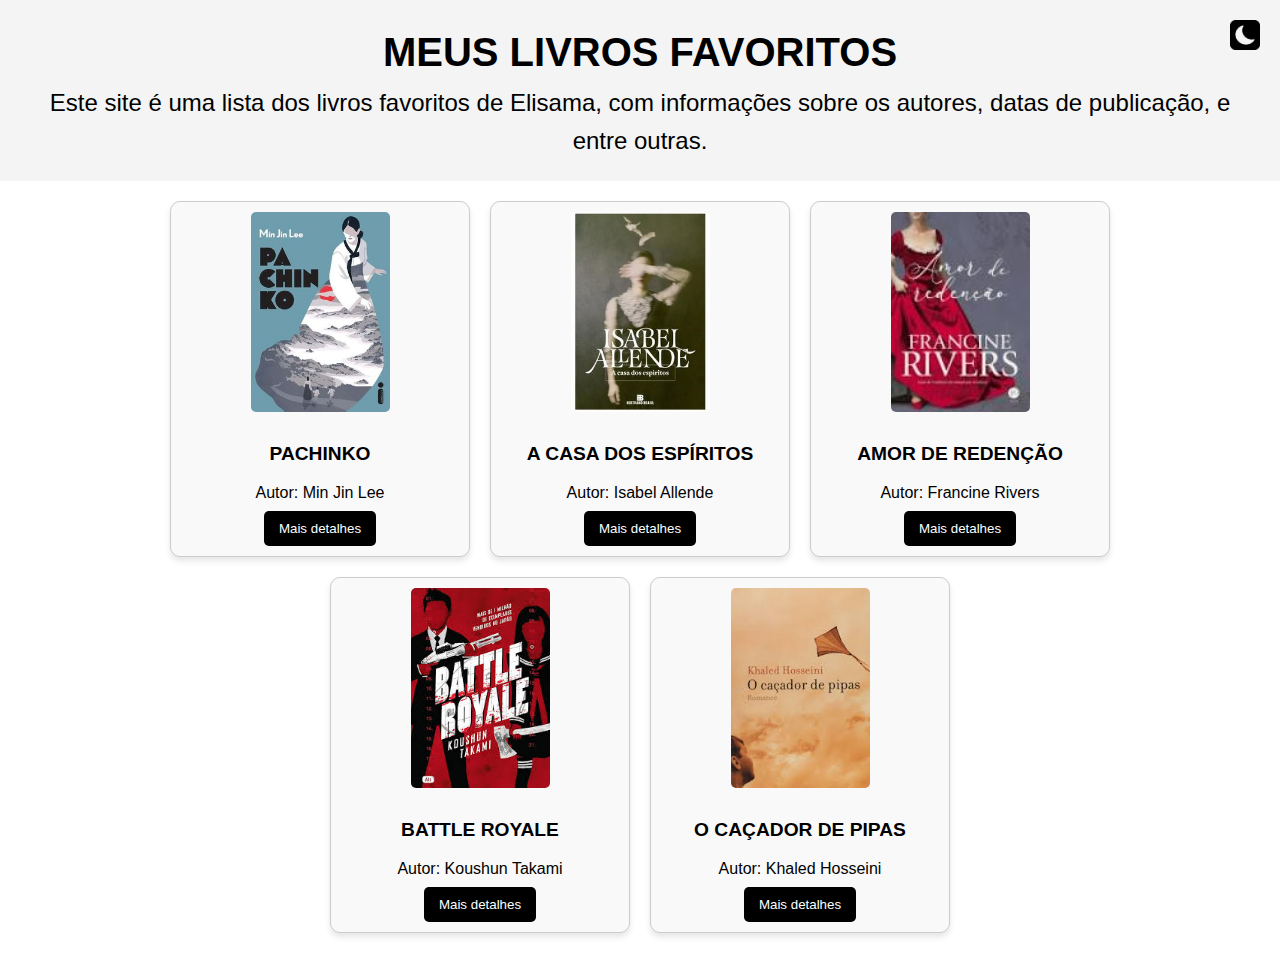
<file: index.html>
<!DOCTYPE html>
<html lang="pt-BR">
<head>
    <meta charset="UTF-8">
    <meta name="viewport" content="width=device-width, initial-scale=1.0">
    <title>Meus Livros Favoritos</title>
    <link rel="stylesheet" href="styles.css">
    <!-- Adicionando o favicon -->
    <link rel="icon" href="img/2280294.png" type="image/x-icon">
</head>
<body>
    <header>
        <h1>MEUS LIVROS FAVORITOS</h1>
        <h2>Este site é uma lista dos livros favoritos de Elisama, com informações sobre os autores, datas de publicação, e entre outras.</h2>
        <button id="modo-noturno" aria-label="Ativar modo noturno">
            <img src="img/tl.webp" alt="Ativar modo noturno" class="icone-lua">
        </button>
    </header>
    <main>
        <section class="livro">
            <img src="img/pachinko.jpg" alt="Capa do livro 1" class="capa-livro">
            <h2>PACHINKO</h2>
            <p>Autor: Min Jin Lee</p>
            <button class="detalhes-btn">Mais detalhes</button>
        </section>
        <section class="livro">
            <img src="img/a casa dos espiritos.jpg" alt="Capa do livro 2" class="capa-livro">
            <h2>A CASA DOS ESPÍRITOS</h2>
            <p>Autor: Isabel Allende</p>
            <button class="detalhes-btn">Mais detalhes</button>
        </section>
        <section class="livro">
            <img src="img/amor de rendeção.jpg" alt="Capa do livro 3" class="capa-livro">
            <h2>AMOR DE REDENÇÃO</h2>
            <p>Autor: Francine Rivers</p>
            <button class="detalhes-btn">Mais detalhes</button>
        </section>
        <section class="livro">
            <img src="img/battle royale.jpg" alt="Capa do livro 3" class="capa-livro">
            <h2>BATTLE ROYALE</h2>
            <p>Autor: Koushun Takami</p>
            <button class="detalhes-btn">Mais detalhes</button>
        </section>
        <section class="livro">
            <img src="img/ocaçador de pipas.jpg" alt="Capa do livro 3" class="capa-livro">
            <h2>O CAÇADOR DE PIPAS</h2>
            <p>Autor: Khaled Hosseini</p>
            <button class="detalhes-btn">Mais detalhes</button>
        </section>
    </main>
    <!-- Página flutuante -->
    <div id="pagina-flutuante" class="oculto">
        <button id="fechar-detalhes" aria-label="Fechar detalhes">Fechar</button>
        <div id="detalhes-conteudo">
            <!-- Detalhes do livro serão inseridos aqui dinamicamente -->
        </div>
    </div>
    <script src="script.js"></script>
</body>
</html>
</file>
<file: styles.css>
/* styles.css */

/* Reset básico */
* {
  margin: 0;
  padding: 0;
  box-sizing: border-box;
}

body {
  font-family: Arial, sans-serif;
  background-color: #ffffff;
  color: #000000;
  line-height: 1.6;
}

header {
  text-align: center;
  padding: 20px;
  background-color: #f4f4f4;
  position: relative;
}

header h1 {
  font-size: 2.5rem;
  font-weight: bold;
  font-family: 'Impact', sans-serif; /* Fonte similar ao estilo do design */
}

header h2 {
  font-size: 1.5rem;
  font-weight: lighter;
  font-family: 'Impact', sans-serif; /* Fonte similar ao estilo do design */
}

/* Botão de modo noturno */
#modo-noturno {
  position: absolute;
  top: 20px;
  right: 20px;
  background: none;
  border: none;
  cursor: pointer;
  padding: 0;
  width: 30px; /* Define o tamanho do botão */
  height: 30px; /* Define o tamanho do botão */
}

/* Imagem da lua dentro do botão */
#modo-noturno .icone-lua {
  width: 100%; /* Adapta ao tamanho do botão */
  height: 100%; /* Adapta ao tamanho do botão */
  object-fit: contain; /* Garante que a imagem mantenha proporções */
}

main {
  display: flex;
  justify-content: center;
  gap: 20px;
  padding: 20px;
  flex-wrap: wrap;
}

.livro {
  border: 1px solid #ccc;
  border-radius: 10px;
  padding: 10px;
  text-align: center;
  width: 300px;
  background-color: #f9f9f9;
  box-shadow: 0 4px 6px rgba(0, 0, 0, 0.1);
}

.capa-livro {
  width: 50%;
  height: 200px;
  object-fit: cover;
  border-radius: 5px;
  margin-bottom: 10px;
}

.livro h2 {
  font-size: 1.2rem;
  margin: 10px 0;
}

.livro p {
  margin: 5px 0;
}

.detalhes-btn {
  padding: 10px 15px;
  background-color: #000000;
  color: #ffffff;
  border: none;
  border-radius: 5px;
  cursor: pointer;
}

.detalhes-btn:hover {
  background-color: #333333;
}

/* Página flutuante */
#pagina-flutuante {
  position: fixed;
  top: 0;
  left: 0;
  width: 100%;
  height: 100%;
  background-color: rgba(0, 0, 0, 0.8);
  color: #ffffff;
  display: flex;
  flex-direction: column;
  justify-content: center;
  align-items: center;
  z-index: 10;
  opacity: 0;
  pointer-events: none;
  transition: opacity 0.3s ease-in-out;
}

#pagina-flutuante.visivel {
  opacity: 1;
  pointer-events: auto;
}

#detalhes-conteudo {
  background: #222222;
  padding: 20px;
  border-radius: 10px;
  width: 80%;
  max-width: 600px;
  text-align: left;
}

#fechar-detalhes {
  position: absolute;
  top: 20px;
  right: 20px;
  background: none;
  border: 2px solid #ffffff;
  color: #ffffff;
  padding: 5px 10px;
  cursor: pointer;
  border-radius: 5px;
}

/* Modo noturno */
body.modo-noturno {
  background-color: #000000;
  color: #ffffff;
}

body.modo-noturno header {
  background-color: #333333;
}

body.modo-noturno .livro {
  background-color: #444444;
}

body.modo-noturno .detalhes-btn {
  background-color: #ffffff;
  color: #000000;
}

body.modo-noturno .detalhes-btn:hover {
  background-color: #cccccc;
}
</file>
